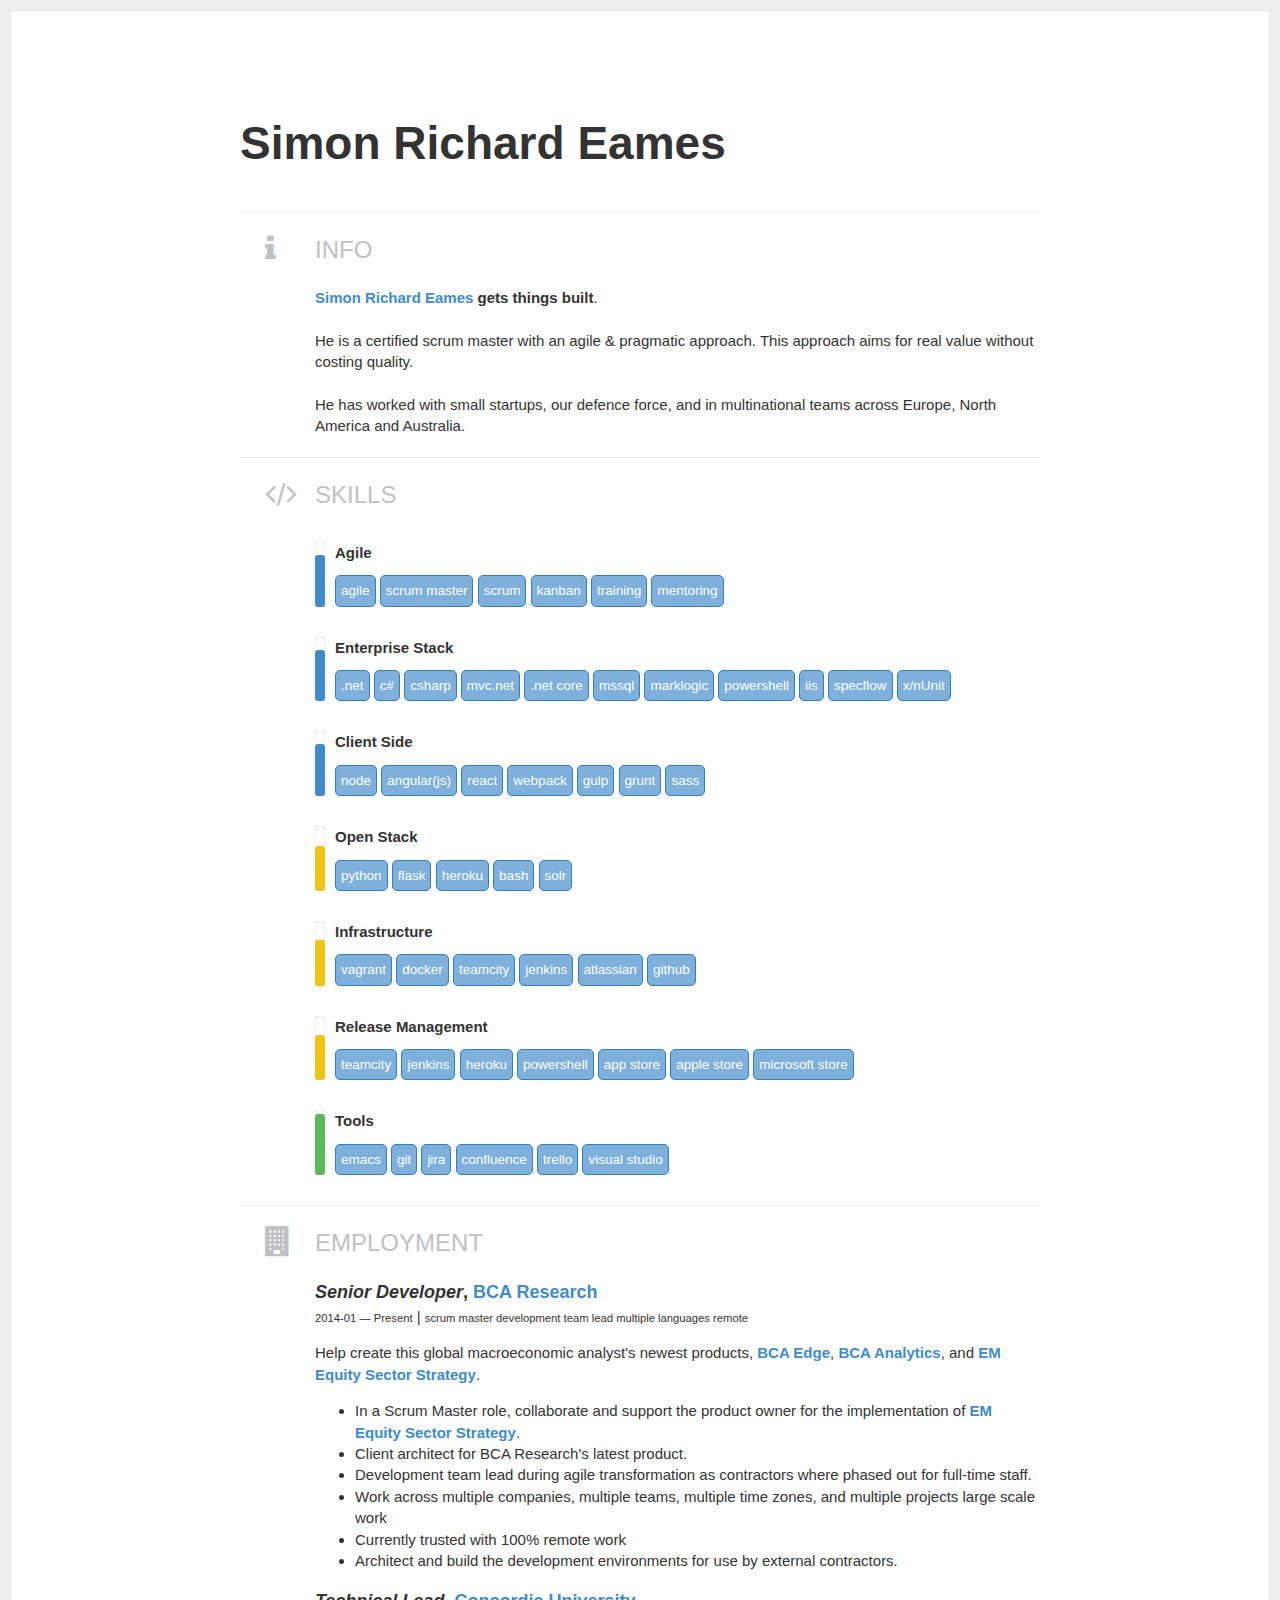
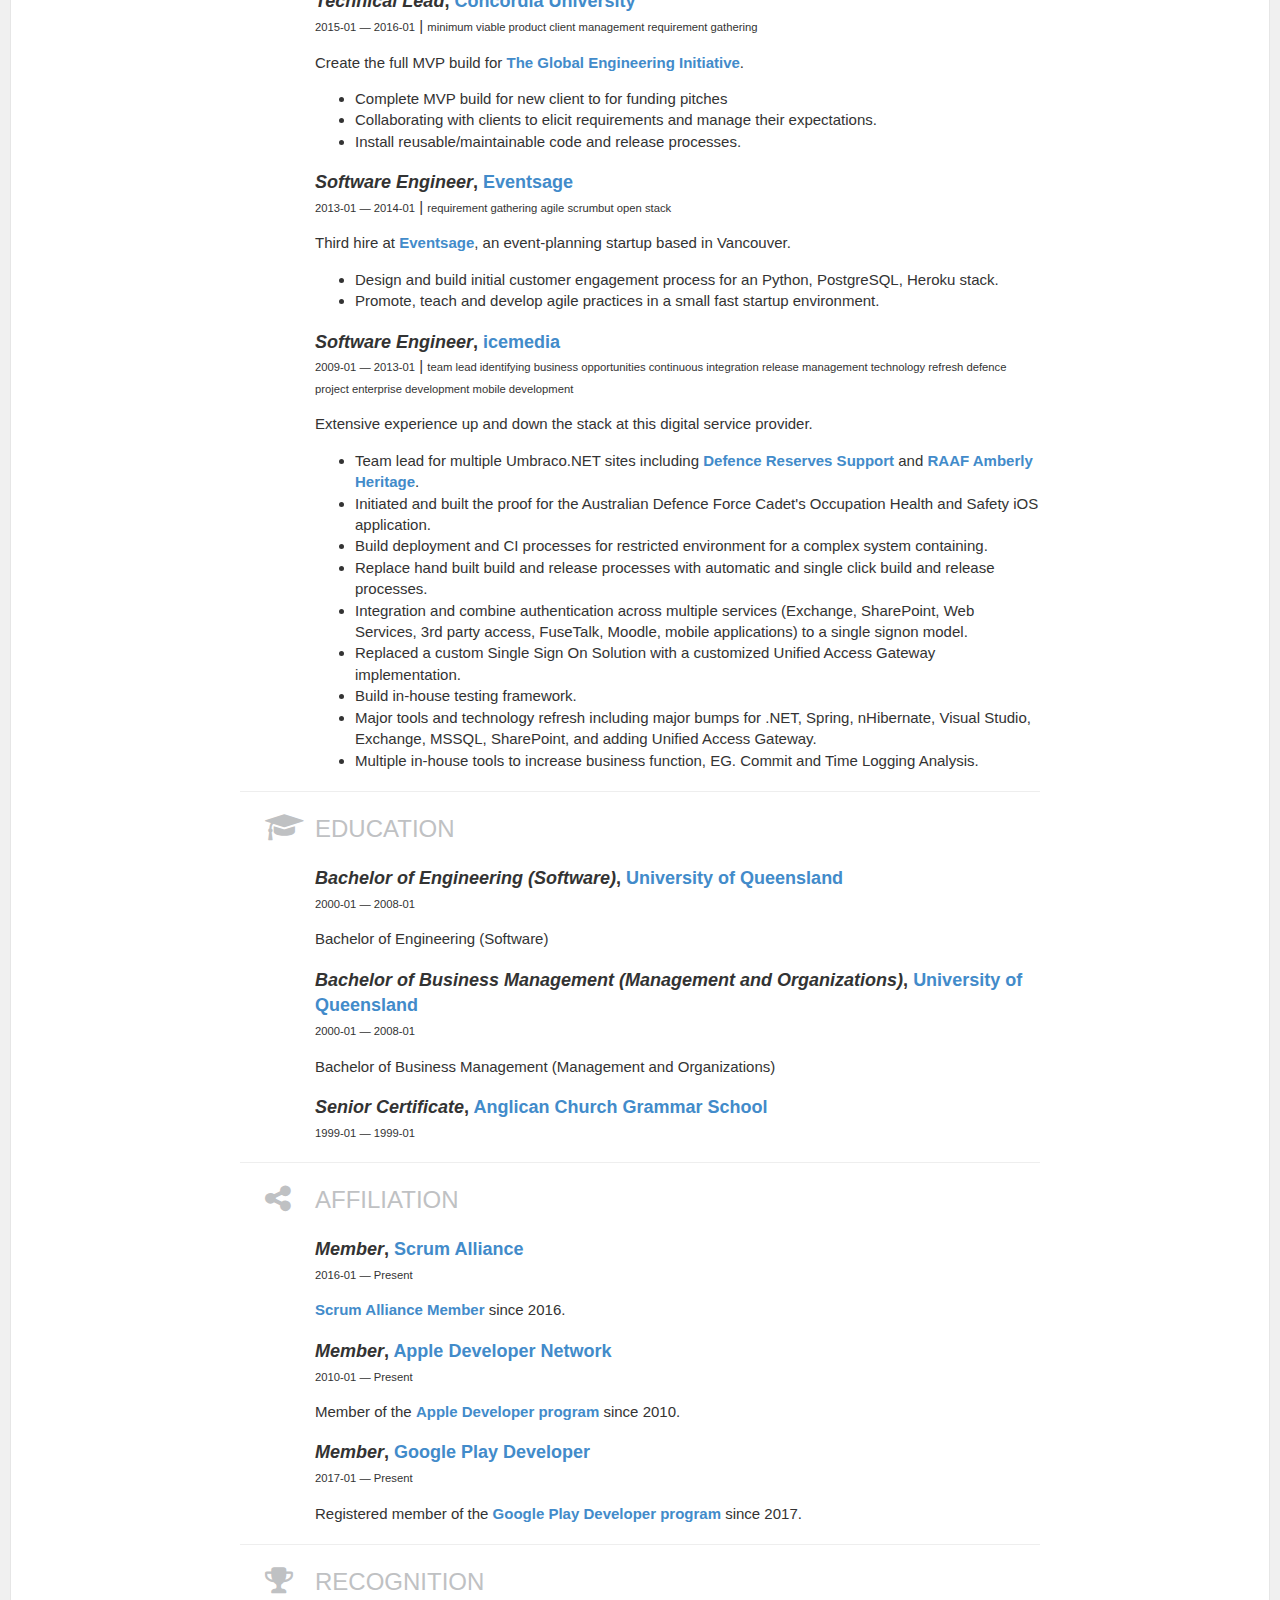
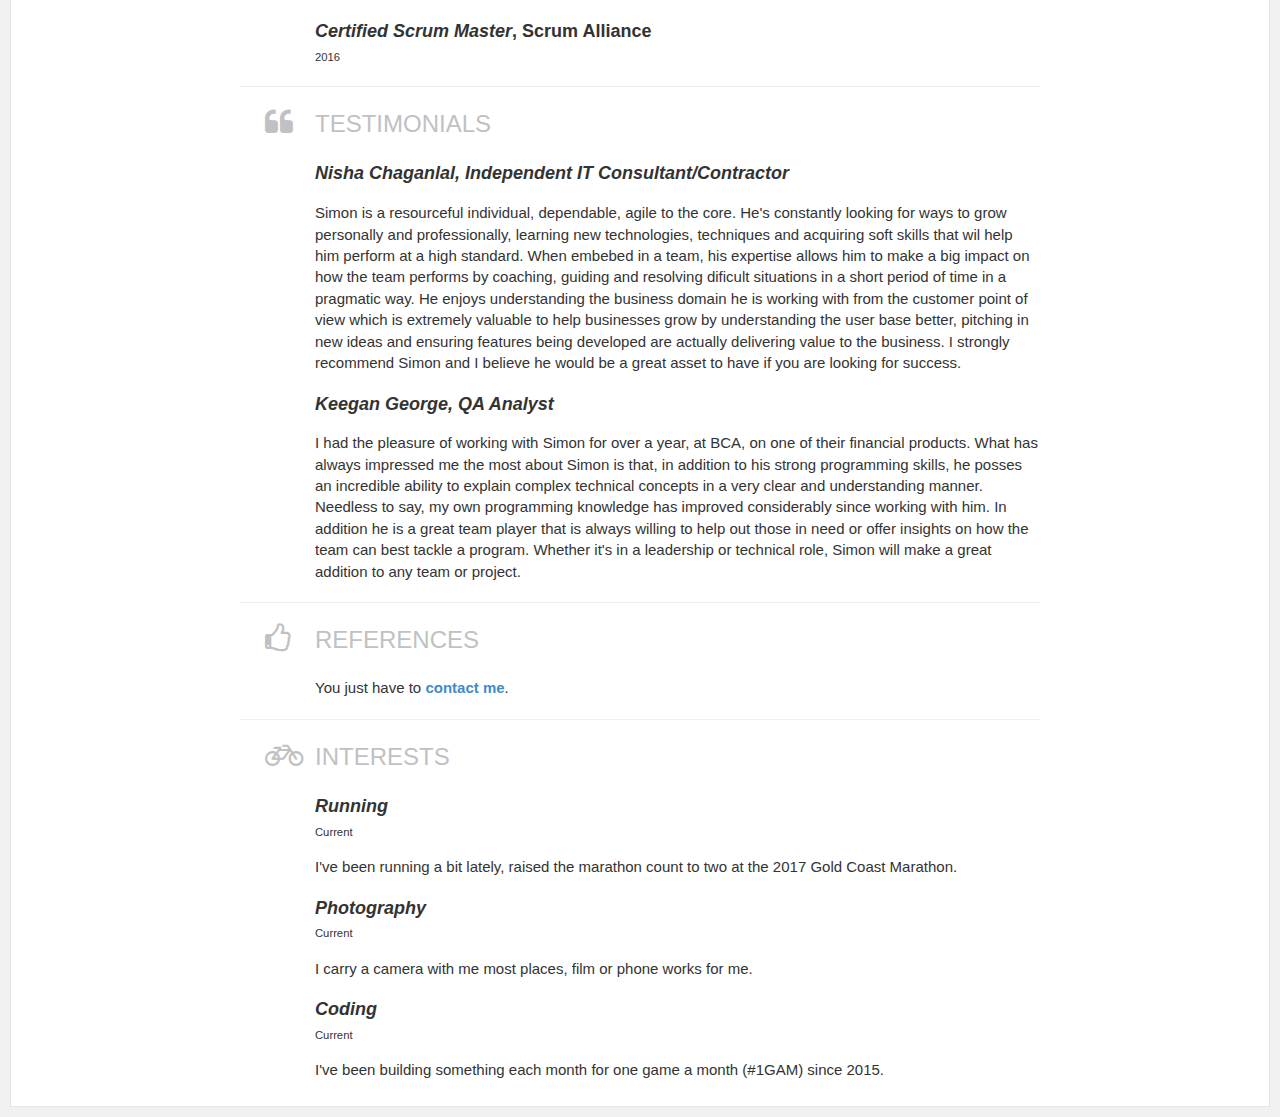
<file: index.html>
<!DOCTYPE html>
<html>
    
    <head>
        <meta charset="utf-8">
        <title>Simon Richard Eames</title>
        <link href='https://fonts.googleapis.com/css?family=Open+Sans:400,300,300italic,400italic,600,600italic,700,700italic'
        rel='stylesheet' type='text/css'>
        <link rel="stylesheet" href="https://maxcdn.bootstrapcdn.com/font-awesome/4.5.0/css/font-awesome.min.css">
        <style>
            * {
              box-sizing: border-box;
            }
            
            main {
              display: block;
            }
            
            body {
              font-family: 'Helvetica Neue', 'Helvetica', 'Segoe UI', 'Calibri', 'sans-serif';
              font-size: 15px;
              color: #333;
              line-height: 1.42857143;
              background-color: #F0F0F0;
              margin: 0;
              padding: 0;
            }
            
            /* Typical page borders are awkward when rendered to PDF. */
            body.pdf {
              background-color: #FFFFFF;
            }
            
            /* Adobe or wkhtmltopdf has issues with the <main> tag, so we use <div> for
            the PDF case, <main> for the HTML case, and style both via an ID. */
            #main {
              background-color: #FFF;
              margin: 10px;
              padding: 10px;
              border: 1px solid #E6E6E6;
            }
            
            body.pdf > #main {
              border: none;
            }
            
            #container > header {
              padding-top: 6em;
              padding-bottom: 1em;
            }
            
            body.pdf #container > header {
              padding: 0;
            }
            
            #main > #container > section {
              margin-left: 5em;
              position: relative;
              display: block;
            }
            
            span.fa
            {
              position: absolute;
              top: 4px;
              left: -50px;
              font-size: 30px;
              color: #BFC1C3;
            }
            
            hr {
              margin-top: 20px;
              margin-bottom: 20px;
              border: 0;
              border-top: 1px solid #EEE;
            }
            
            .tenure, .keywords {
              font-size: 75%;
            }
            
            h1 {
              margin: 0;
              font-size: 46px;
            }
            
            h2 {
              font-size: 24px;
              color: #BFC1C3;
              text-transform: uppercase;
              font-weight: normal;
            }
            
            h3 {
              margin-bottom: 0;
              font-size: 18px;
            }
            
            a, a:visited {
              color: #428BCA;
              text-decoration: none;
              font-weight: bold;
            }
            
            a:hover {
              text-decoration: underline;
            }
            
            .defunct {
              color: #989898;
              font-weight: bold;
            }
            
            #summary > p > strong {
              font-size: 1.25em;
            }
            
            
            .label-keyword {
              display: inline-block;
              background: #7eb0db;
              color: white;
              font-size: 0.9em;
              padding: 5px;
              border: 1px solid #357ebd;
              border-radius: 5px;
              margin-top: 2px;
            }
            
            .card-skills {
                position: relative;
            }
            .card-nested {
                min-height: 0;
                margin-bottom: 10px;
                border-width: 1px 0 0 0;
            }
            .card {
                background: #FFF;
                border-radius: 3px;
                padding: 10px;
            }
            
            .skill-level {
              border-radius: 3px;
              position: absolute;
              top: 10px;
              bottom: 10px;
              left: 0;
              width: 10px;
              box-shadow: inset 0 0 1px rgba(0, 0, 0, 0.5);
            }
            .skill-level .skill-progress {
              position: absolute;
              border-radius: 3px;
              bottom: 0;
              width: 100%;
              -webkit-transition: height 1s ease;
            }
            .skill-level .skill-progress.beginner {
              height: 50%;
              background: #e74c3c;
            }
            .skill-level .skill-progress.intermediate {
              height: 70%;
              background: #f1c40f;
            }
            .skill-level .skill-progress.advanced {
              height: 80%;
              background: #428bca;
            }
            .skill-level .skill-progress.master {
              height: 95%;
              background: #5cb85c;
            }
            .skill-info {
              margin-left: 10px;
            }
            @media (max-width: 480px) {
              .skill-info {
                margin-left: 20px;
              }
            }
            
            .list-unstyled {
              padding-left: 0;
              list-style: none;
            }
            
            .card-skills {
              position: relative;
            }
            
            .space-top {
                margin-top: 10px;
            }
            
            #container {
              max-width: 800px;
              margin: 0 auto;
            }
            
            #elevator-pitch {
              text-align: center;
              font-size: 24px;
              color: #BFC1C3;
              text-transform: uppercase;
              font-weight: normal;
            }
            
            .res-label {
              font-style: italic;
            }
        </style>
    </head>
    
    <body>
        <main id="main">
            <div id="container">
                <header>
                     <h1>Simon Richard Eames</h1>

                    <div id="contact"></div>
                </header>
                <hr>
                <section id="summary">
                    <header> <span class="fa fa-lg fa-info"></span> 
                         <h2>info</h2>

                    </header> <strong><a href="mailto:simon.richard.eames@gmail.com">Simon Richard Eames</a> gets things built</strong>.
                    <br
                    />
                    <br />He is a certified scrum master with an agile &amp; pragmatic approach.
                    This approach aims for real value without costing quality.
                    <br />
                    <br />He has worked with small startups, our defence force, and in multinational
                    teams across Europe, North America and Australia.</section>
                <hr>
                <section id="skills">
                    <header>
                         <h2>Skills</h2>

                    </header> <span class="fa fa-lg fa-code"></span>

                    <ul class="list-unstyled">
                        <li class="card card-nested card-skills">
                            <div class="skill-level" rel="tooltip" title="advanced" data-placement="left">
                                <div class="skill-progress advanced"></div>
                            </div>
                            <div class="skill-info"> <strong>Agile</strong>

                                <div class="space-top labels"> <span class="label label-keyword">agile</span>
 <span class="label label-keyword">scrum master</span>

                                    <span
                                    class="label label-keyword">scrum</span> <span class="label label-keyword">kanban</span>
 <span class="label label-keyword">training</span>

                                        <span
                                        class="label label-keyword">mentoring</span>
                                </div>
                            </div>
                        </li>
                        <li class="card card-nested card-skills">
                            <div class="skill-level" rel="tooltip" title="advanced" data-placement="left">
                                <div class="skill-progress advanced"></div>
                            </div>
                            <div class="skill-info"> <strong>Enterprise Stack</strong>

                                <div class="space-top labels"> <span class="label label-keyword">.net</span>
 <span class="label label-keyword">c#</span>

                                    <span
                                    class="label label-keyword">csharp</span> <span class="label label-keyword">mvc.net</span>
 <span class="label label-keyword">.net core</span>

                                        <span
                                        class="label label-keyword">mssql</span> <span class="label label-keyword">marklogic</span>
 <span class="label label-keyword">powershell</span>

                                            <span
                                            class="label label-keyword">iis</span> <span class="label label-keyword">specflow</span>
 <span class="label label-keyword">x/nUnit</span>

                                </div>
                            </div>
                        </li>
                        <li class="card card-nested card-skills">
                            <div class="skill-level" rel="tooltip" title="advanced" data-placement="left">
                                <div class="skill-progress advanced"></div>
                            </div>
                            <div class="skill-info"> <strong>Client Side</strong>

                                <div class="space-top labels"> <span class="label label-keyword">node</span>
 <span class="label label-keyword">angular(js)</span>

                                    <span
                                    class="label label-keyword">react</span> <span class="label label-keyword">webpack</span>
 <span class="label label-keyword">gulp</span>

                                        <span
                                        class="label label-keyword">grunt</span> <span class="label label-keyword">sass</span>

                                </div>
                            </div>
                        </li>
                        <li class="card card-nested card-skills">
                            <div class="skill-level" rel="tooltip" title="intermediate" data-placement="left">
                                <div class="skill-progress intermediate"></div>
                            </div>
                            <div class="skill-info"> <strong>Open Stack</strong>

                                <div class="space-top labels"> <span class="label label-keyword">python</span>
 <span class="label label-keyword">flask</span>

                                    <span
                                    class="label label-keyword">heroku</span> <span class="label label-keyword">bash</span>
 <span class="label label-keyword">solr</span>

                                </div>
                            </div>
                        </li>
                        <li class="card card-nested card-skills">
                            <div class="skill-level" rel="tooltip" title="intermediate" data-placement="left">
                                <div class="skill-progress intermediate"></div>
                            </div>
                            <div class="skill-info"> <strong>Infrastructure</strong>

                                <div class="space-top labels"> <span class="label label-keyword">vagrant</span>
 <span class="label label-keyword">docker</span>

                                    <span
                                    class="label label-keyword">teamcity</span> <span class="label label-keyword">jenkins</span>
 <span class="label label-keyword">atlassian</span>

                                        <span
                                        class="label label-keyword">github</span>
                                </div>
                            </div>
                        </li>
                        <li class="card card-nested card-skills">
                            <div class="skill-level" rel="tooltip" title="intermediate" data-placement="left">
                                <div class="skill-progress intermediate"></div>
                            </div>
                            <div class="skill-info"> <strong>Release Management</strong>

                                <div class="space-top labels"> <span class="label label-keyword">teamcity</span>
 <span class="label label-keyword">jenkins</span>

                                    <span
                                    class="label label-keyword">heroku</span> <span class="label label-keyword">powershell</span>

                                        <span
                                        class="label label-keyword">app store</span> <span class="label label-keyword">apple store</span>

                                            <span
                                            class="label label-keyword">microsoft store</span>
                                </div>
                            </div>
                        </li>
                        <li class="card card-nested card-skills">
                            <div class="skill-level" rel="tooltip" title="master" data-placement="left">
                                <div class="skill-progress master"></div>
                            </div>
                            <div class="skill-info"> <strong>Tools</strong>

                                <div class="space-top labels"> <span class="label label-keyword">emacs</span>
 <span class="label label-keyword">git</span>

                                    <span
                                    class="label label-keyword">jira</span> <span class="label label-keyword">confluence</span>
 <span class="label label-keyword">trello</span>

                                        <span
                                        class="label label-keyword">visual studio</span>
                                </div>
                            </div>
                        </li>
                    </ul>
                </section>
                <hr>
                <section id="employment">
                    <header> <span class="fa fa-lg fa-building"></span> 
                         <h2>employment</h2>

                    </header>
                    <div>
                         <h3><em>Senior Developer</em>,
    <a href="http://www.bcaresearch.com/">BCA Research</a>
    </h3>
 <span class="tenure">2014-01 — Present</span>
| <span class="keywords">scrum master development team lead multiple languages remote </span>

                        <p>
                            <p>Help create this global macroeconomic analyst&#39;s newest products,
                                <a
                                href="https://www.bcaresearch.com/bca-edge">BCA Edge</a>, <a href="https://www.bcaresearch.com/bca-analytics">BCA Analytics</a>,
                                    and <a href="https://www.bcaresearch.com/em-equity-sector-strategy">EM Equity Sector Strategy</a>.</p>
                        </p>
                        <ul>
                            <li>In a Scrum Master role, collaborate and support the product owner for
                                the implementation of <a href="http://www.bcaresearch.com/em-equity-sector-strategy">EM Equity Sector Strategy</a>.</li>
                            <li>Client architect for BCA Research&#39;s latest product.</li>
                            <li>Development team lead during agile transformation as contractors where
                                phased out for full-time staff.</li>
                            <li>Work across multiple companies, multiple teams, multiple time zones, and
                                multiple projects large scale work</li>
                            <li>Currently trusted with 100% remote work</li>
                            <li>Architect and build the development environments for use by external contractors.</li>
                        </ul>
                    </div>
                    <div>
                         <h3><em>Technical Lead</em>,
    <a href="http://globalengineeringinitiative.com/">Concordia University</a>
    </h3>
 <span class="tenure">2015-01 — 2016-01</span>
| <span class="keywords">minimum viable product client management requirement gathering </span>

                        <p>
                            <p>Create the full MVP build for <a href="https://globalengineeringinitiative.com/">The Global Engineering Initiative</a>.</p>
                        </p>
                        <ul>
                            <li>Complete MVP build for new client to for funding pitches</li>
                            <li>Collaborating with clients to elicit requirements and manage their expectations.</li>
                            <li>Install reusable/maintainable code and release processes.</li>
                        </ul>
                    </div>
                    <div>
                         <h3><em>Software Engineer</em>,
    <a href="https://web.archive.org/web/20170103012644/https://www.eventsage.com/">Eventsage</a>
    </h3>
 <span class="tenure">2013-01 — 2014-01</span>
| <span class="keywords">requirement gathering agile scrumbut open stack </span>

                        <p>
                            <p>Third hire at <a href="https://web.archive.org/web/20170103012644/https://www.eventsage.com/">Eventsage</a>,
                                an event-planning startup based in Vancouver.</p>
                        </p>
                        <ul>
                            <li>Design and build initial customer engagement process for an Python, PostgreSQL,
                                Heroku stack.</li>
                            <li>Promote, teach and develop agile practices in a small fast startup environment.</li>
                        </ul>
                    </div>
                    <div>
                         <h3><em>Software Engineer</em>,
    <a href="http://icemedia.com.au/">icemedia</a>
    </h3>
 <span class="tenure">2009-01 — 2013-01</span>
| <span class="keywords">team lead identifying business opportunities continuous integration release management technology refresh defence project enterprise development mobile development </span>

                        <p>
                            <p>Extensive experience up and down the stack at this digital service provider.</p>
                        </p>
                        <ul>
                            <li>Team lead for multiple Umbraco.NET sites including <a href="http://www.defencereservessupport.gov.au/">Defence Reserves Support</a> and
                                <a
                                href="http://www.raafamberleyheritage.gov.au/">RAAF Amberly Heritage</a>.</li>
                            <li>Initiated and built the proof for the Australian Defence Force Cadet&#39;s
                                Occupation Health and Safety iOS application.</li>
                            <li>Build deployment and CI processes for restricted environment for a complex
                                system containing.</li>
                            <li>Replace hand built build and release processes with automatic and single
                                click build and release processes.</li>
                            <li>Integration and combine authentication across multiple services (Exchange,
                                SharePoint, Web Services, 3rd party access, FuseTalk, Moodle, mobile applications)
                                to a single signon model.</li>
                            <li>Replaced a custom Single Sign On Solution with a customized Unified Access
                                Gateway implementation.</li>
                            <li>Build in-house testing framework.</li>
                            <li>Major tools and technology refresh including major bumps for .NET, Spring,
                                nHibernate, Visual Studio, Exchange, MSSQL, SharePoint, and adding Unified
                                Access Gateway.</li>
                            <li>Multiple in-house tools to increase business function, EG. Commit and
                                Time Logging Analysis.</li>
                        </ul>
                    </div>
                </section>
                <hr>
                <section id="education">
                    <header> <span class="fa fa-lg fa-mortar-board"></span> 
                         <h2>education</h2>

                    </header>
                    <div>
                        
<h3><em>Bachelor of Engineering (Software)</em>,
<a href="https://www.uq.edu.au/">University of Queensland</a>
</h3>

<span class="tenure">2000-01 — 2008-01</span>

                        <p>Bachelor of Engineering (Software)</p>
                    </div>
                    <div>
                        
<h3><em>Bachelor of Business Management (Management and Organizations)</em>,
<a href="https://www.uq.edu.au/">University of Queensland</a>
</h3>

<span class="tenure">2000-01 — 2008-01</span>

                        <p>Bachelor of Business Management (Management and Organizations)</p>
                    </div>
                    <div>
                        
<h3><em>Senior Certificate</em>,
<a href="http://www.churchie.com.au/">Anglican Church Grammar School</a>
</h3>

<span class="tenure">1999-01 — 1999-01</span>

                    </div>
                </section>
                <hr>
                <section id="affiliation">
                    <header> <span class="fa fa-lg fa-share-alt"></span> 
                         <h2>affiliation</h2>

                    </header>
                    <div>
                         <h3><em>Member</em>,
        <a href="https://www.scrumalliance.org">Scrum Alliance</a>
        </h3>
 <span class="tenure">2016-01 — Present</span>

                        <p><a href="https://www.scrumalliance.org/">Scrum Alliance Member</a> since
                            2016.</p>
                    </div>
                    <div>
                         <h3><em>Member</em>,
        <a href="https://developer.apple.com/">Apple Developer Network</a>
        </h3>
 <span class="tenure">2010-01 — Present</span>

                        <p>Member of the <a href="https://developer.apple.com/">Apple Developer program</a> since
                            2010.</p>
                    </div>
                    <div>
                         <h3><em>Member</em>,
        <a href="https://developer.android.com/">Google Play Developer</a>
        </h3>
 <span class="tenure">2017-01 — Present</span>

                        <p>Registered member of the <a href="https://developer.android.com/">Google Play Developer program</a> since
                            2017.</p>
                    </div>
                </section>
                <hr>
                <section id="recognition">
                    <header> <span class="fa fa-lg fa-trophy"></span> 
                         <h2>recognition</h2>

                    </header>
                    <div>
                         <h3><em>Certified Scrum Master</em>, Scrum Alliance</h3>
 <span class="tenure">2016</span>

                    </div>
                </section>
                <hr>
                <section id="testimonials">
                    <header> <span class="fa fa-lg fa-quote-left"></span> 
                         <h2>testimonials</h2>

                    </header>
                    <div>
                         <h3><em>Nisha Chaganlal, Independent IT Consultant/Contractor</em></h3>

                        <p>Simon is a resourceful individual, dependable, agile to the core. He&#39;s
                            constantly looking for ways to grow personally and professionally, learning
                            new technologies, techniques and acquiring soft skills that wil help him
                            perform at a high standard. When embebed in a team, his expertise allows
                            him to make a big impact on how the team performs by coaching, guiding
                            and resolving dificult situations in a short period of time in a pragmatic
                            way. He enjoys understanding the business domain he is working with from
                            the customer point of view which is extremely valuable to help businesses
                            grow by understanding the user base better, pitching in new ideas and ensuring
                            features being developed are actually delivering value to the business.
                            I strongly recommend Simon and I believe he would be a great asset to have
                            if you are looking for success.</p>
                    </div>
                    <div>
                         <h3><em>Keegan George, QA Analyst</em></h3>

                        <p>I had the pleasure of working with Simon for over a year, at BCA, on one
                            of their financial products. What has always impressed me the most about
                            Simon is that, in addition to his strong programming skills, he posses
                            an incredible ability to explain complex technical concepts in a very clear
                            and understanding manner. Needless to say, my own programming knowledge
                            has improved considerably since working with him. In addition he is a great
                            team player that is always willing to help out those in need or offer insights
                            on how the team can best tackle a program. Whether it&#39;s in a leadership
                            or technical role, Simon will make a great addition to any team or project.</p>
                    </div>
                </section>
                <hr>
                <section id="references">
                    <header> <span class="fa fa-lg fa-thumbs-o-up"></span> 
                         <h2>references</h2>

                    </header>
                    <div>
                         <h3><em></em></h3>

                        <p>You just have to <a href="mailto:simon.richard.eames@gmail.com?subject=Let&#39;s work together">contact me</a>.</p>
                    </div>
                </section>
                <hr>
                <section id="interests">
                    <header> <span class="fa fa-lg fa-bicycle"></span> 
                         <h2>interests</h2>

                    </header>
                    <div>
                         <h3><em>Running</em></h3>
 <span class="tenure">Current</span>

                        <p>I&#39;ve been running a bit lately, raised the marathon count to two at
                            the 2017 Gold Coast Marathon.</p>
                    </div>
                    <div>
                         <h3><em>Photography</em></h3>
 <span class="tenure">Current</span>

                        <p>I carry a camera with me most places, film or phone works for me.</p>
                    </div>
                    <div>
                         <h3><em>Coding</em></h3>
 <span class="tenure">Current</span>

                        <p>I&#39;ve been building something each month for one game a month (#1GAM)
                            since 2015.</p>
                    </div>
                </section>
            </div>
        </main>
    </body>

</html>
</file>
